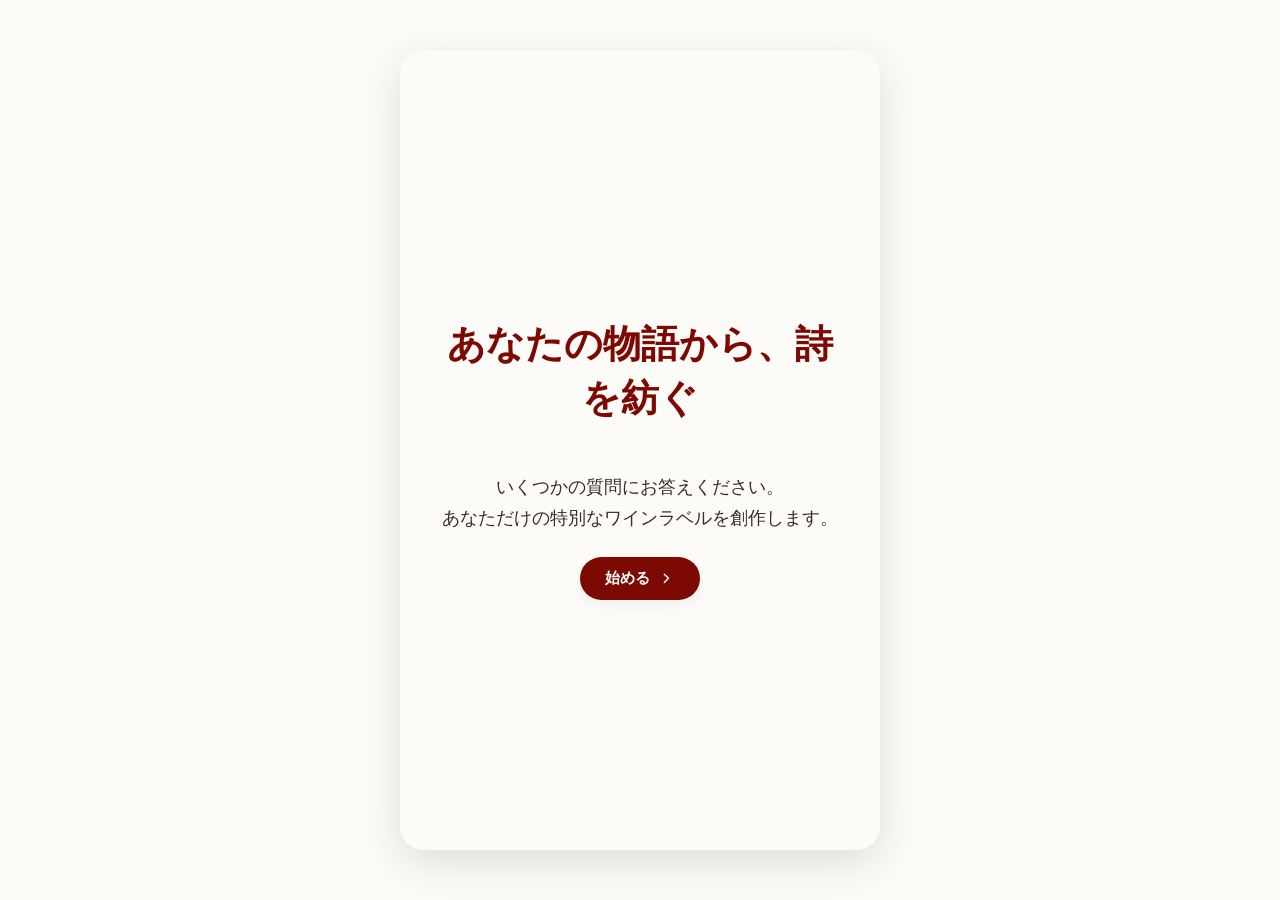
<file: vino-verse-frontend/index.html>
<!DOCTYPE html>
<html lang="ja">
<head>
    <meta charset="UTF-8">
    <meta name="viewport" content="width=device-width, initial-scale=1.0">
    <title>Winery Experience</title>
    <link rel="stylesheet" href="css/style.css">
    <link rel="preconnect" href="https://fonts.googleapis.com">
    <link rel="preconnect" href="https://fonts.gstatic.com" crossorigin>
    <link href="https://fonts.googleapis.com/css2?family=Cormorant+Garamond:wght@400;700&family=Playfair+Display:wght@400;700&display=swap" rel="stylesheet">
</head>
<body>

    <main id="app-container">

        <!-- Welcome Screen -->
        <section id="welcome-screen" class="screen active">
            <div class="content-wrapper">
                
                <h1 class="font-serif">あなたの物語から、詩を紡ぐ</h1>
                <p>いくつかの質問にお答えください。<br>あなただけの特別なワインラベルを創作します。</p>
                <button id="welcome-start-btn" class="btn btn-primary">
                    <span>始める</span>
                    <svg xmlns="http://www.w3.org/2000/svg" width="24" height="24" viewbox="0 0 24 24" fill="none" stroke="currentColor" stroke-width="2" stroke-linecap="round" stroke-linejoin="round"><path d="m9 18 6-6-6-6"/></svg>
                </button>
            </div>
        </section>

        <!-- Wine Selection Screen -->
        <section id="wine-selection-screen" class="screen">
            <div class="content-wrapper">
                <h1 class="font-serif">ワインを選ぶ</h1>
                <p>直感で惹かれる一本を選んでください。</p>
                <div id="wine-list" class="wine-list">
                    <!-- ワインの選択肢がここに動的に挿入されます -->
                </div>
                <button id="select-wine-btn" class="btn btn-primary" disabled>
                    <span>このワインにする</span>
                    <svg xmlns="http://www.w3.org/2000/svg" width="24" height="24" viewbox="0 0 24 24" fill="none" stroke="currentColor" stroke-width="2" stroke-linecap="round" stroke-linejoin="round"><path d="m9 18 6-6-6-6"/></svg>
                </button>
            </div>
            <div class="navigation-buttons">
                <button id="back-to-welcome-btn" class="btn btn-secondary">
                    <svg xmlns="http://www.w3.org/2000/svg" width="24" height="24" viewbox="0 0 24 24" fill="none" stroke="currentColor" stroke-width="2" stroke-linecap="round" stroke-linejoin="round"><path d="m15 18-6-6 6-6"/></svg>
                    <span>戻る</span>
                </button>
            </div>
        </section>
            

        <!-- Question Screen -->
        <section id="question-screen" class="screen">
            <div id="progress-bar-container">
                <div id="progress-bar"></div>
            </div>
            <div class="content-wrapper">
                <div class="question-header">
                    <span id="question-category-icon" class="category-icon"></span>
                    <h2 id="question-title" class="font-serif"></h2>
                </div>
                <p id="question-text"></p>
                <textarea id="answer-input" rows="5" placeholder="あなたの言葉で..."></textarea>
                <div id="choice-buttons-container" class="choice-buttons-container"></div>
                <div class="navigation-buttons">
                    <button id="back-btn" class="btn btn-secondary">
                        <svg xmlns="http://www.w3.org/2000/svg" width="24" height="24" viewbox="0 0 24 24" fill="none" stroke="currentColor" stroke-width="2" stroke-linecap="round" stroke-linejoin="round"><path d="m15 18-6-6 6-6"/></svg>
                        <span>戻る</span>
                    </button>
                    <button id="next-btn" class="btn btn-primary">
                        <span>次へ</span>
                        <svg xmlns="http://www.w3.org/2000/svg" width="24" height="24" viewbox="0 0 24 24" fill="none" stroke="currentColor" stroke-width="2" stroke-linecap="round" stroke-linejoin="round"><path d="m9 18 6-6-6-6"/></svg>
                    </button>
                </div>
            </div>
        </section>

        <!-- Confirmation Screen -->
        <section id="confirm-screen" class="screen">
            <div class="content-wrapper">
                <h1 class="font-serif">VINO-verse</h1>
                <p>これらの素敵な回答から、あなただけの詩を紡ぎます。</p>
                <div id="answers-list"></div>
                <div class="navigation-buttons">
                    <button id="back-from-confirm-btn" class="btn btn-secondary">
                        <svg xmlns="http://www.w3.org/2000/svg" width="24" height="24" viewbox="0 0 24 24" fill="none" stroke="currentColor" stroke-width="2" stroke-linecap="round" stroke-linejoin="round"><path d="m15 18-6-6 6-6"/></svg>
                        <span>戻る</span>
                    </button>
                    <button id="edit-btn" class="btn btn-secondary">
                        <svg xmlns="http://www.w3.org/2000/svg" width="24" height="24" viewbox="0 0 24 24" fill="none" stroke="currentColor" stroke-width="2" stroke-linecap="round" stroke-linejoin="round"><path d="M17 3a2.85 2.83 0 1 1 4 4L7.5 20.5 2 22l1.5-5.5Z"/></svg>
                        <span>修正する</span>
                    </button>
                    <button id="submit-btn" class="btn btn-primary">
                        <span>詩を生成する</span>
                        <svg xmlns="http://www.w3.org/2000/svg" width="24" height="24" viewbox="0 0 24 24" fill="none" stroke="currentColor" stroke-width="2" stroke-linecap="round" stroke-linejoin="round"><path d="M10 22a2 2 0 1 1-4 0 2 2 0 0 1 4 0Z"/><path d="m22 10-4.03 5.76a2 2 0 0 1-3.46-2.02l.3-1.19a2 2 0 0 0-2.1-2.81l-3.1.62a2 2 0 0 1-1.8-1.16L6.28 7.2a2 2 0 0 1 2.1-2.81l3.1-.62a2 2 0 0 0 1.8-1.16L14.32 2"/></svg>
                    </button>
                </div>
            </div>
        </section>

        <!-- Result Screen -->
        <section id="result-screen" class="screen">
            <div class="content-wrapper">
                <h1 class="font-serif">あなただけの詩的アートラベル</h1>
                <p>あなたの感情から生まれた、世界に一つだけのアートです。</p>
                <div id="wine-label-container">
                    <!-- JSで生成されるアートと詩 -->
                </div>
                <div class="result-actions">
                    <button id="back-from-result-btn" class="btn btn-secondary">
                        <svg xmlns="http://www.w3.org/2000/svg" width="24" height="24" viewbox="0 0 24 24" fill="none" stroke="currentColor" stroke-width="2" stroke-linecap="round" stroke-linejoin="round"><path d="m15 18-6-6 6-6"/></svg>
                        <span>戻る</span>
                    </button>
                    <button id="download-btn" class="btn btn-secondary">
                        <svg xmlns="http://www.w3.org/2000/svg" width="24" height="24" viewbox="0 0 24 24" fill="none" stroke="currentColor" stroke-width="2" stroke-linecap="round" stroke-linejoin="round"><path d="M21 15v4a2 2 0 0 1-2 2H5a2 2 0 0 1-2-2v-4"/><polyline points="7 10 12 15 17 10"/><line x1="12" x2="12" y1="15" y2="3"/></svg>
                        <span>アートを保存</span>
                    </button>
                    <button id="restart-btn" class="btn btn-primary">
                        <span>もう一度試す</span>
                    </button>
                </div>
            </div>
        </section>

    </main>

    <script src="js/app.js"></script>
</body>
</html>
</file>
<file: vino-verse-frontend/css/style.css>
:root {
    --font-sans: 'Playfair Display', serif;
    --font-serif: 'Cormorant Garamond', serif;
    --color-background: #FDFBF8; /* わずかに暖かみのある白 */
    --color-text: #3A2B2B; /* 深い茶色 */
    --color-primary: #7C0A02; /* 芳醇な赤ワイン色 */
    --color-primary-dark: #5A0801; /* より深い赤ワイン色 */
    --color-secondary: #E8DCDC; /* 落ち着いたローズグレー */
    --color-accent: #B8860B; /* ゴールド */
    --color-glass: rgba(255, 255, 255, 0.7);
    --shadow: 0 12px 40px rgba(0, 0, 0, 0.12);
}

body {
    font-family: var(--font-sans);
    background-color: var(--color-background);
    color: var(--color-text);
    margin: 0;
    display: flex;
    justify-content: center;
    align-items: center;
    min-height: 100vh;
    background-image: url('https://source.unsplash.com/uz8gdVY1Jww/1920x1080');
    background-size: cover;
    background-position: center;
    background-attachment: fixed;
    padding: 20px;
    box-sizing: border-box;
}

#app-container {
    width: 100%;
    max-width: 480px;
    height: 100vh;
    max-height: 800px;
    position: relative;
    overflow: hidden;
    box-shadow: var(--shadow);
    border-radius: 24px;
    display: flex;
    flex-direction: column;
    justify-content: center;
    align-items: center;
    background-color: var(--color-background);
}

.screen {
    position: absolute;
    top: 0;
    left: 0;
    width: 100%;
    height: 100%;
    padding: 3rem 2.5rem;
    box-sizing: border-box;
    display: flex;
    flex-direction: column;
    justify-content: space-between; /* コンテンツとボタンを上下に配置 */
    align-items: center;
    text-align: center;
    background: linear-gradient(180deg, rgba(253, 251, 248, 0.9) 0%, rgba(253, 251, 248, 0.98) 100%);
    opacity: 0;
    visibility: hidden;
    transform: translateY(20px);
    transition: opacity 0.6s ease-out, transform 0.6s ease-out, visibility 0.6s;
}

.screen.active {
    opacity: 1;
    visibility: visible;
    transform: translateY(0);
}

.content-wrapper {
    width: 100%;
    animation: fadeIn 0.8s ease-out forwards;
    display: flex;
    flex-direction: column;
    align-items: center;
    justify-content: center; /* コンテンツを垂直方向中央に配置 */
    flex-grow: 1; /* 利用可能なスペースを占有 */
    overflow-y: auto; /* コンテンツが溢れた場合にスクロール可能にする */
}

@keyframes fadeIn {
    from { opacity: 0; transform: translateY(15px); }
    to { opacity: 1; transform: translateY(0); }
}

.font-serif {
    font-family: var(--font-serif);
    color: var(--color-primary);
    font-weight: 700;
    line-height: 1.4;
}

h1.font-serif { font-size: 2.4rem; margin: 1.2rem 0 1.5rem; } /* 下マージン調整 */
h2.font-serif { font-size: 2.1rem; margin: 0.6rem 0 1rem; } /* 下マージン調整 */

p {
    line-height: 1.8;
    margin: 1.2rem 0 1.5rem; /* 下マージン調整 */
    font-size: 1.1rem;
}

.btn {
    display: inline-flex;
    align-items: center;
    justify-content: center;
    gap: 0.5rem;
    border: none;
    border-radius: 50px;
    padding: 0.8rem 1.8rem;
    font-size: 1rem;
    font-weight: bold;
    cursor: pointer;
    transition: all 0.3s ease;
    text-decoration: none;
    box-shadow: 0 4px 15px rgba(0,0,0,0.05);
}

.btn-primary {
    background-color: var(--color-primary);
    color: white;
}
.btn-primary:hover { background-color: var(--color-primary-dark); transform: translateY(-3px); box-shadow: 0 8px 20px rgba(0,0,0,0.15); }

.btn-secondary {
    background-color: transparent;
    color: var(--color-primary);
    border: 2px solid var(--color-primary);
}
.btn-secondary:hover { background-color: var(--color-primary); color: white; }

.icon-circle {
    width: 70px;
    height: 70px;
    border-radius: 50%;
    background: linear-gradient(145deg, rgba(255,255,255,0.9), rgba(255,255,255,0.5));
    display: flex;
    justify-content: center;
    align-items: center;
    font-size: 2rem;
    color: var(--color-accent);
    margin: 0 auto 2rem;
    box-shadow: 0 0 0 12px rgba(255,255,255,0.4), 0 6px 20px rgba(0,0,0,0.1);
    border: 1px solid rgba(255,255,255,0.7);
}

.icon-circle svg {
    width: 40px;
    height: 40px;
    stroke-width: 1.5;
    filter: drop-shadow(0 2px 2px rgba(0,0,0,0.1));
}

/* --- Wine Selection Screen --- */
.wine-list {
    display: grid;
    grid-template-columns: repeat(auto-fit, minmax(150px, 1fr));
    gap: 1.8rem;
    width: 100%;
    max-width: 600px;
    margin: 2.5rem auto;
    padding: 1rem;
    max-height: 350px;
    overflow-y: auto;
    padding-right: 0.5rem;
}

.wine-item {
    background-color: var(--color-glass);
    border-radius: 16px;
    padding: 1.2rem;
    text-align: center;
    cursor: pointer;
    transition: all 0.3s ease;
    border: 2px solid transparent;
    display: flex;
    flex-direction: column;
    align-items: center;
    justify-content: space-between;
    box-shadow: 0 5px 15px rgba(0,0,0,0.05);
}

.wine-item:hover {
    transform: translateY(-8px);
    box-shadow: 0 10px 25px rgba(0,0,0,0.15);
}

.wine-item.active {
    border-color: var(--color-primary);
    box-shadow: 0 0 0 5px rgba(124, 10, 2, 0.4);
    transform: translateY(-4px);
}

.wine-item img {
    width: 90px;
    height: 130px;
    object-fit: contain;
    margin-bottom: 1rem;
}

.wine-item h3 {
    font-family: var(--font-serif);
    color: var(--color-primary);
    font-size: 1.2rem;
    margin: 0.6rem 0;
}

.wine-item p {
    font-size: 0.9rem;
    color: var(--color-text);
    margin: 0;
    line-height: 1.5;
    flex-grow: 1;
    max-height: 6em; /* 6行分の高さに制限 */
    overflow: hidden;
    text-overflow: ellipsis; /* はみ出したテキストを...で表示 */
    display: -webkit-box;
    -webkit-line-clamp: 4; /* 表示する行数を制限 */
    -webkit-box-orient: vertical;
}

.wine-item.active p {
    font-weight: bold;
    max-height: none; /* 選択時は全て表示 */
    -webkit-line-clamp: unset;
}

.navigation-buttons {
    display: flex;
    justify-content: space-between;
    width: 100%;
    margin-top: 2rem;
    gap: 1rem;
}

.navigation-buttons .btn {
    flex-grow: 1;
}

/* --- Question Screen --- */
#progress-bar-container {
    position: absolute;
    top: 0;
    left: 0;
    width: 100%;
    height: 10px;
    background-color: var(--color-secondary);
}
#progress-bar {
    width: 0%;
    height: 100%;
    background-color: var(--color-primary);
    transition: width 0.5s ease-out;
    border-radius: 0 5px 5px 0;
}
.question-header {
    display: flex;
    align-items: center;
    gap: 1.2rem;
    justify-content: center;
    margin-bottom: 1.5rem;
}
.category-icon {
    font-size: 2rem;
    display: flex;
    align-items: center;
    justify-content: center;
    color: var(--color-primary);
}
.category-icon svg {
    width: 35px;
    height: 35px;
    stroke-width: 1.5;
}

textarea {
    width: 100%;
    box-sizing: border-box;
    padding: 1.2rem;
    margin: 1.8rem 0;
    border: 2px solid var(--color-secondary);
    border-radius: 16px;
    font-size: 1.1rem;
    font-family: var(--font-sans);
    background-color: var(--color-glass);
    transition: border-color 0.3s, box-shadow 0.3s;
    min-height: 120px;
    resize: vertical;
}
textarea:focus {
    outline: none;
    border-color: var(--color-accent);
    box-shadow: 0 0 0 5px rgba(184, 134, 11, 0.3);
}

.choice-buttons-container {
    display: flex;
    flex-direction: column;
    gap: 1rem;
    width: 100%;
    margin: 1.8rem 0;
}

.choice-btn {
    width: 100%;
    padding: 1.2rem;
    border-radius: 16px;
    font-size: 1.15rem;
    background-color: var(--color-glass);
    border: 2px solid var(--color-secondary);
    color: var(--color-text);
    transition: all 0.3s ease;
    box-shadow: 0 3px 10px rgba(0,0,0,0.03);
}

.choice-btn:hover {
    background-color: var(--color-secondary);
    transform: translateY(-3px);
    box-shadow: 0 5px 15px rgba(0,0,0,0.08);
}

.choice-btn.active {
    background-color: var(--color-primary);
    color: white;
    border-color: var(--color-primary);
    box-shadow: 0 5px 15px rgba(0,0,0,0.15);
}

/* --- Confirmation Screen --- */
#answers-list {
    width: 100%;
    margin: 2.5rem 0;
    text-align: left;
    max-height: 300px;
    overflow-y: auto;
    padding-right: 0.5rem;
}
.answer-item {
    background-color: var(--color-glass);
    border-radius: 16px;
    padding: 1.2rem;
    margin-bottom: 1.2rem;
    border-left: 5px solid var(--color-accent);
    box-shadow: 0 3px 10px rgba(0,0,0,0.03);
}
.answer-item h4 {
    font-family: var(--font-serif);
    color: var(--color-primary);
    margin: 0 0 0.6rem 0;
    font-size: 1.1rem;
}
.answer-item p {
    margin: 0;
    font-style: italic;
    color: var(--color-text);
    font-size: 0.95rem;
}

/* --- Result Screen --- */
#wine-label-container {
    width: 100%;
    aspect-ratio: 3 / 4;
    margin: 2rem 0;
    border-radius: 20px;
    overflow: hidden;
    position: relative;
    box-shadow: var(--shadow);
    border: 1px solid rgba(255,255,255,0.6);
}
.wine-label-art {
    position: absolute;
    top: 0; left: 0; width: 100%; height: 100%;
}
.wine-label-content {
    position: relative;
    z-index: 1;
    padding: 2rem;
    color: white;
    display: flex;
    flex-direction: column;
    justify-content: center;
    align-items: center;
    height: 100%;
    box-sizing: border-box;
    text-shadow: 0 3px 8px rgba(0,0,0,0.4);
}
.wine-label-content h3 { font-size: 2rem; font-family: var(--font-serif); margin: 0; }
.wine-label-content p { font-size: 1.1rem; font-style: italic; margin: 0.5rem 0; }

.result-actions {
    display: flex;
    gap: 1.2rem;
    width: 100%;
    justify-content: center;
    margin-top: 2rem;
}

/* Loading spinner */
.spinner {
    border: 4px solid rgba(255, 255, 255, 0.3);
    width: 28px;
    height: 28px;
    border-radius: 50%;
    border-left-color: white;
    animation: spin 1s ease infinite;
}
@keyframes spin {
    0% { transform: rotate(0deg); }
    100% { transform: rotate(360deg); }
}

/* Utility */
.btn {
    display: inline-flex;
    align-items: center;
    justify-content: center;
    gap: 0.5rem;
    border: none;
    border-radius: 50px;
    padding: 0.8rem 1.8rem;
    font-size: 1rem;
    font-weight: bold;
    cursor: pointer;
    transition: all 0.3s ease;
    text-decoration: none;
    box-shadow: 0 4px 15px rgba(0,0,0,0.05);
}

.btn {
    display: inline-flex;
    align-items: center;
    justify-content: center;
    gap: 0.5rem;
    border: none;
    border-radius: 50px;
    padding: 0.7rem 1.6rem; /* Adjusted */
    font-size: 0.95rem; /* Adjusted */
    font-weight: bold;
    cursor: pointer;
    transition: all 0.3s ease;
    text-decoration: none;
    box-shadow: 0 4px 15px rgba(0,0,0,0.05);
}

.btn svg { width: 1.1em; height: 1.1em; stroke-width: 2; }
</file>
